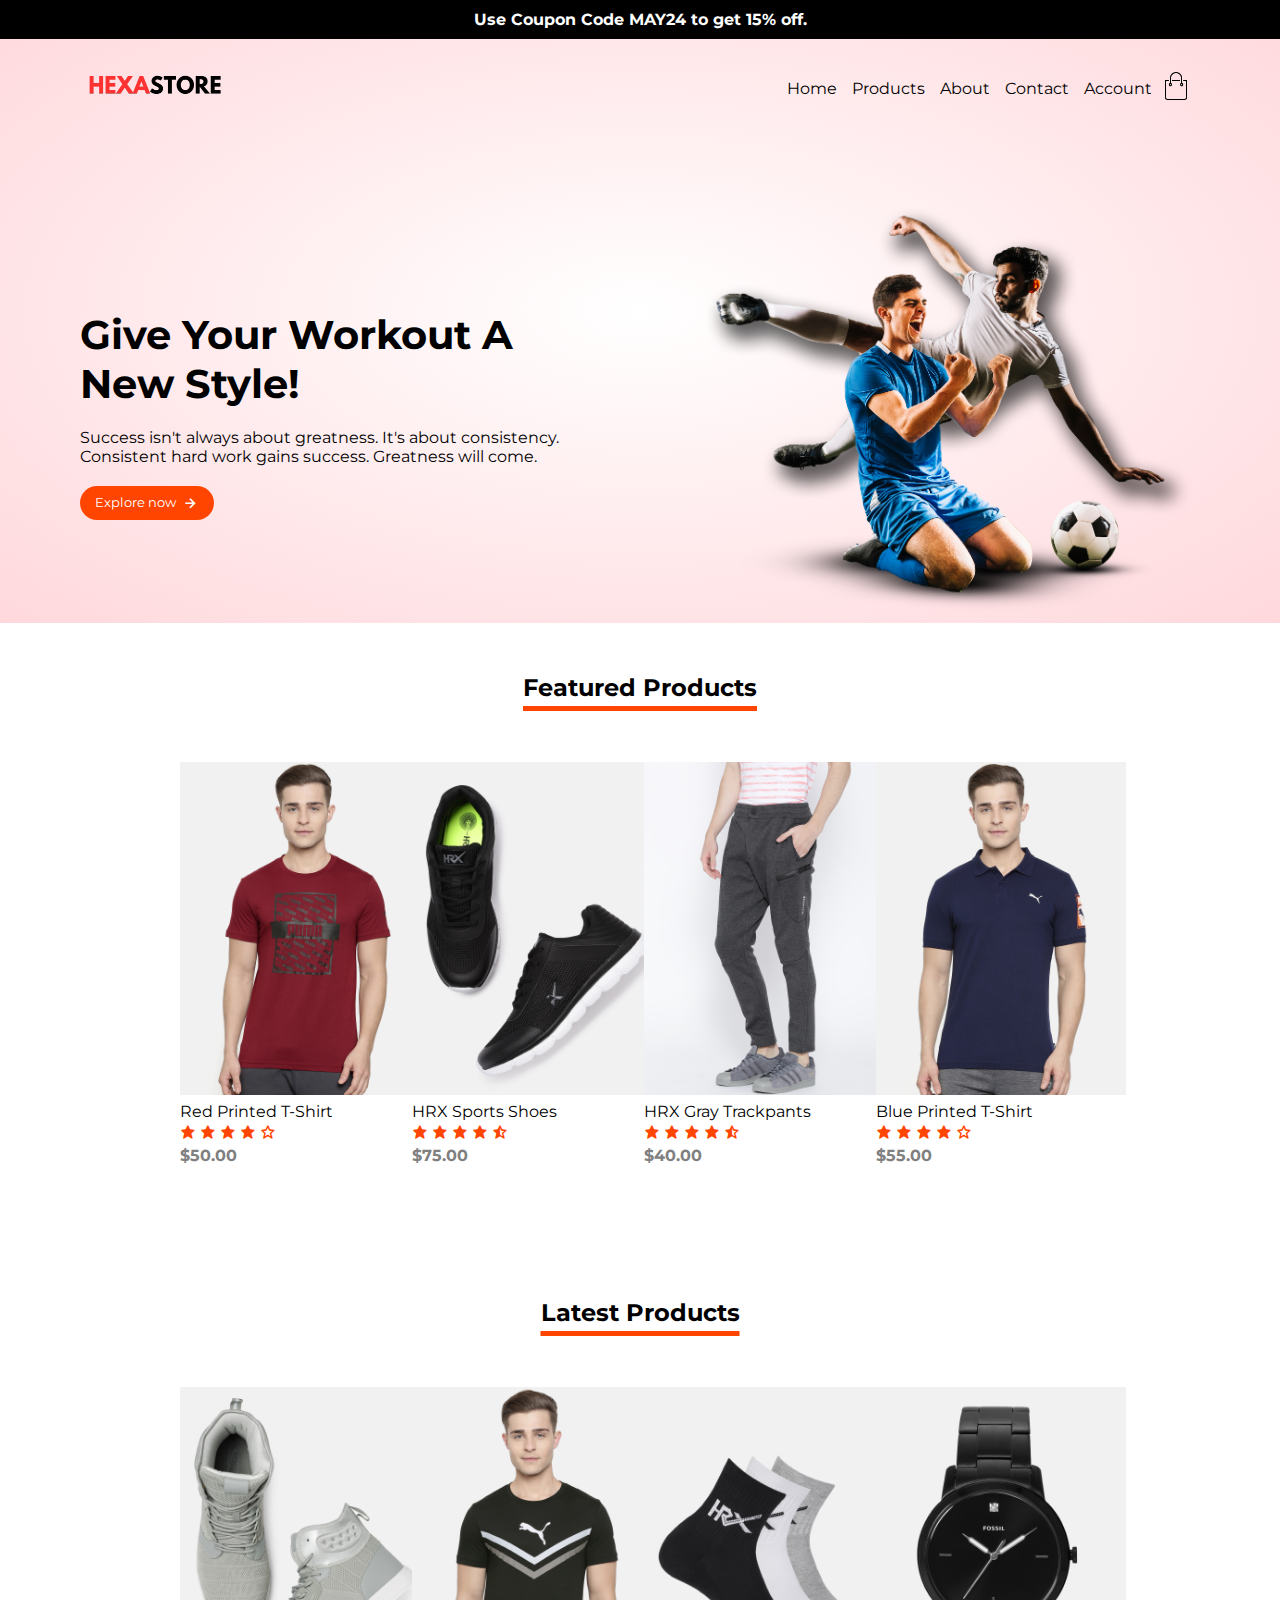
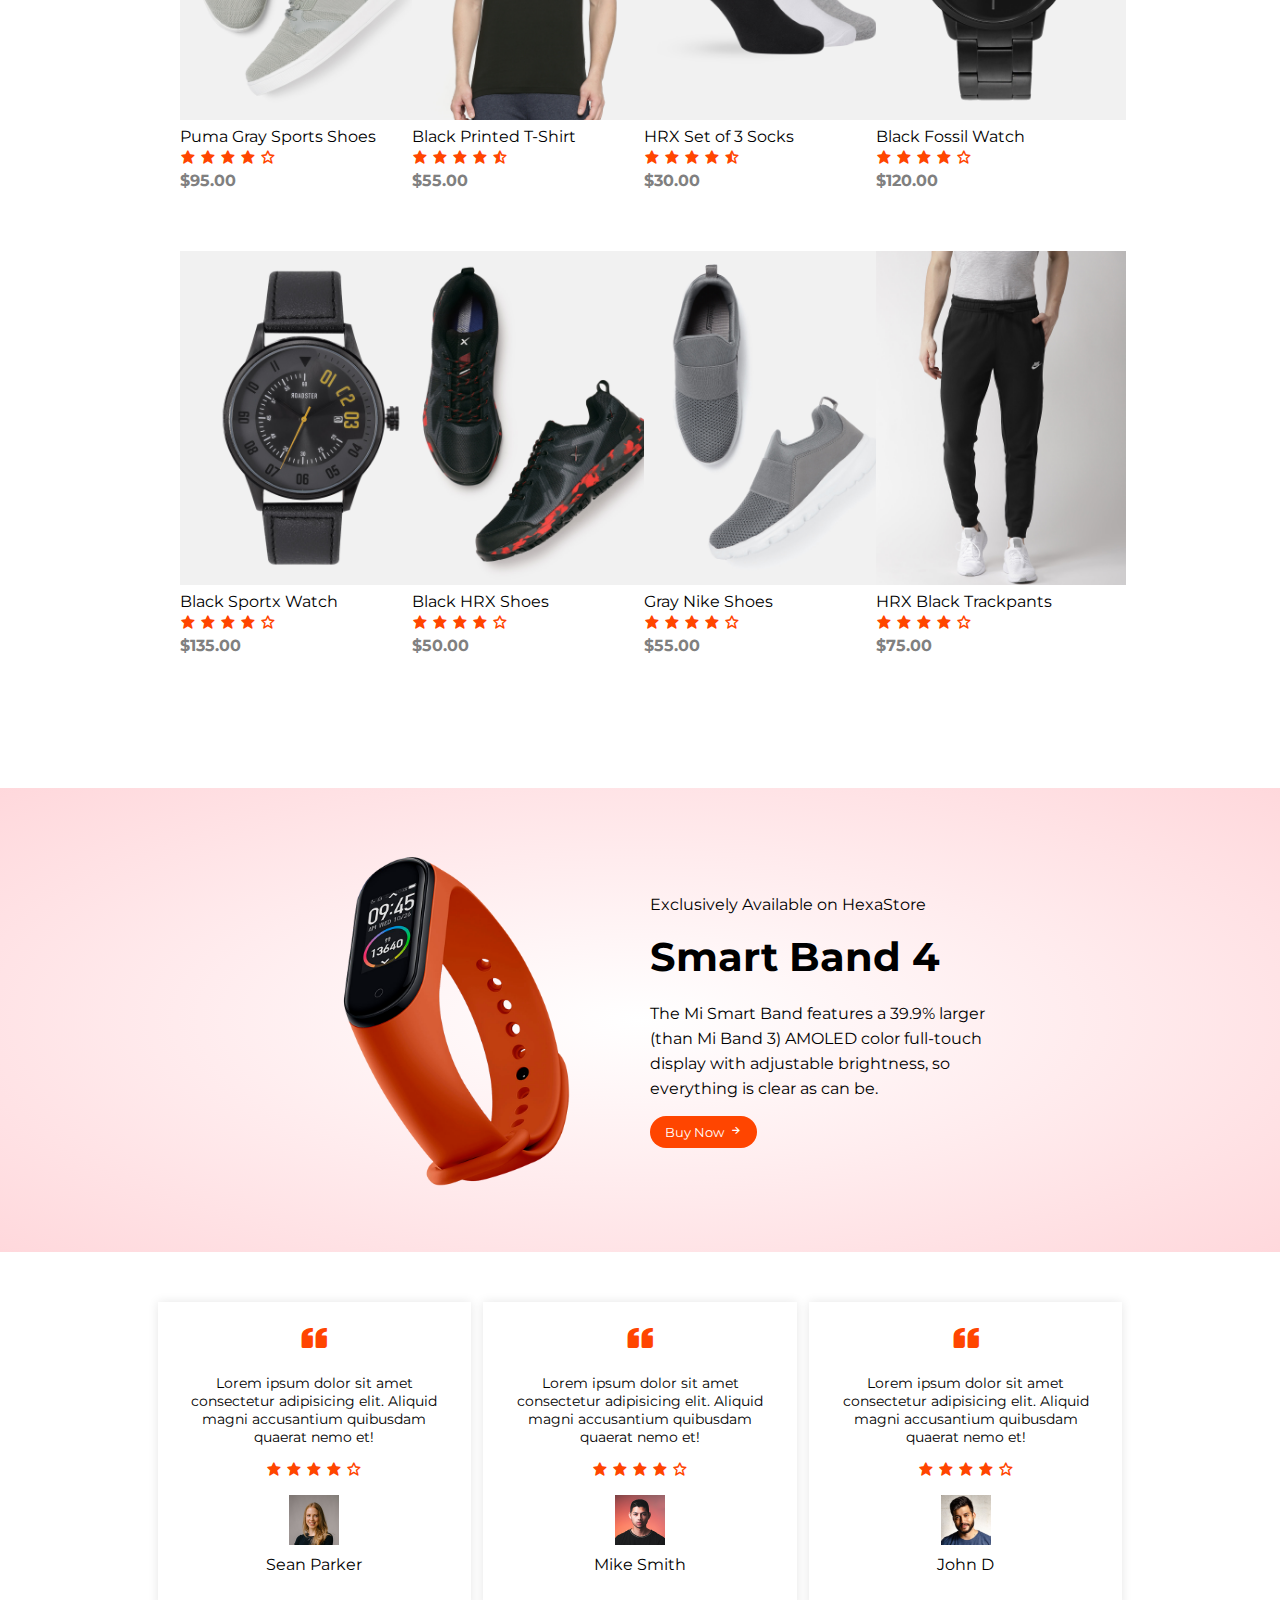
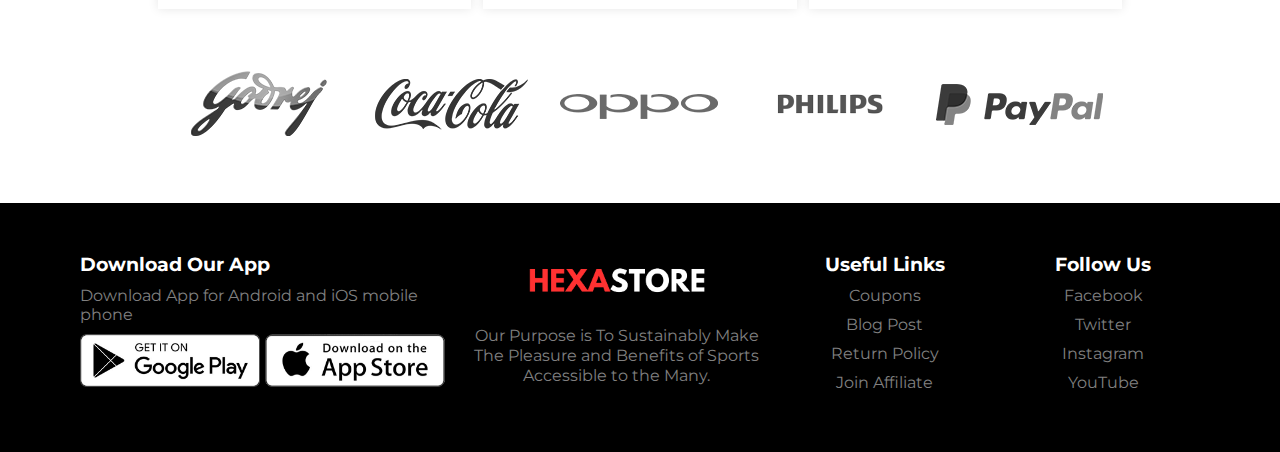
<file: index.html>
<!DOCTYPE html>
<html lang="en">
<head>
    <meta charset="UTF-8">
    <meta name="viewport" content="width=device-width, initial-scale=1.0">
    <link rel="stylesheet" href="style.css">
    <link href='https://unpkg.com/boxicons@2.1.4/css/boxicons.min.css' rel='stylesheet'>
    <title>HexaStore | eCommerce Website</title>
</head>
<body>
    <header>
        <div class="coupon">
            <p>Use Coupon Code MAY24 to get 15% off.</p>
        </div>
        <div class="navbar">
            <div class="nav-left">
                <a href="index.html"><img src="logo.png" class="logo"></a>
            </div>
            <div class="nav-right">
                <ul>
                    <li><a href="index.html">Home</a></li>
                    <li><a href="products.html">Products</a></li>
                    <li><a href="#">About</a></li>
                    <li><a href="#">Contact</a></li>
                    <li><a href="#">Account</a></li>
                </ul>
                <div class="icons">
                    <a href="cart.html"><img src="cart.png"></a>
                    <a href="cart.html"><img src="menu.png" class="menu-icon" onclick="menuToggle()"></a>
                </div>
            </div>
        </div>

        <div class="hero">
            <div class="hero-left col-sm-12">
                <h1>Give Your Workout A New Style!</h1>
                <p>Success isn't always about greatness. It's about consistency. Consistent hard work gains success. Greatness will come.</p>
                <button class="btn-hero">Explore now<i class='bx bx-right-arrow-alt'></i></button>
            </div>
            <div class="hero-right col-sm-12">
                <img src="image1.png" alt="">
            </div>
        </div>

    </header>

        <div class="featured">
            <h2>Featured Products</h2>
            <div class="products-container">
                <div class="item">
                    <a href="item1.html"><img src="product-1.jpg"></a>
                    <p class="item-title">Red Printed T-Shirt</p>
                    <div class="ratings">
                        <i class='bx bxs-star' ></i>
                        <i class='bx bxs-star' ></i>
                        <i class='bx bxs-star' ></i>
                        <i class='bx bxs-star' ></i>
                        <i class='bx bx-star'></i>
                    </div>
                    <p class="price">$50.00</p>
                </div>
                <div class="item">
                    <a href="item2.html"><img src="product-2.jpg"></a>
                    <p class="item-title">HRX Sports Shoes</p>
                    <div class="ratings">
                        <i class='bx bxs-star' ></i>
                        <i class='bx bxs-star' ></i>
                        <i class='bx bxs-star' ></i>
                        <i class='bx bxs-star' ></i>
                        <i class='bx bxs-star-half' ></i>
                    </div>
                    <p class="price">$75.00</p>  
                </div>
                <div class="item">
                    <a href="item3.html"><img src="product-3.jpg"></a>
                    <p class="item-title">HRX Gray Trackpants</p>
                    <div class="ratings">
                        <i class='bx bxs-star' ></i>
                        <i class='bx bxs-star' ></i>
                        <i class='bx bxs-star' ></i>
                        <i class='bx bxs-star' ></i>
                        <i class='bx bxs-star-half' ></i>
                    </div>
                    <p class="price">$40.00</p>
                </div>
                <div class="item">
                    <a href="item4.html"><img src="product-4.jpg"></a>
                    <p class="item-title">Blue Printed T-Shirt</p>
                    <div class="ratings">
                        <i class='bx bxs-star'></i>
                        <i class='bx bxs-star'></i>
                        <i class='bx bxs-star'></i>
                        <i class='bx bxs-star'></i>
                        <i class='bx bx-star'></i>
                    </div>
                    <p class="price">$55.00</p>
                </div>
            </div>
        </div>

        <div class="latest-products">
            <h2>Latest Products</h2>
            <div class="products-container all-latest">
                <div class="item">
                    <a href="item5.html"><img src="product-5.jpg"></a>
                    <p class="item-title">Puma Gray Sports Shoes</p>
                    <div class="ratings">
                        <i class='bx bxs-star' ></i>
                        <i class='bx bxs-star' ></i>
                        <i class='bx bxs-star' ></i>
                        <i class='bx bxs-star' ></i>
                        <i class='bx bx-star'></i>
                    </div>
                    <p class="price">$95.00</p>
                </div>
                <div class="item">
                    <a href="item6.html"><img src="product-6.jpg"></a>
                    <p class="item-title">Black Printed T-Shirt</p>
                    <div class="ratings">
                        <i class='bx bxs-star' ></i>
                        <i class='bx bxs-star' ></i>
                        <i class='bx bxs-star' ></i>
                        <i class='bx bxs-star' ></i>
                        <i class='bx bxs-star-half' ></i>
                    </div>
                    <p class="price">$55.00</p>  
                </div>
                <div class="item">
                    <a href="item7.html"><img src="product-7.jpg"></a>
                    <p class="item-title">HRX Set of 3 Socks</p>
                    <div class="ratings">
                        <i class='bx bxs-star' ></i>
                        <i class='bx bxs-star' ></i>
                        <i class='bx bxs-star' ></i>
                        <i class='bx bxs-star' ></i>
                        <i class='bx bxs-star-half' ></i>
                    </div>
                    <p class="price">$30.00</p>
                </div>
                <div class="item">
                    <a href="item8.html"><img src="product-8.jpg"></a>
                    <p class="item-title">Black Fossil Watch</p>
                    <div class="ratings">
                        <i class='bx bxs-star'></i>
                        <i class='bx bxs-star'></i>
                        <i class='bx bxs-star'></i>
                        <i class='bx bxs-star'></i>
                        <i class='bx bx-star'></i>
                    </div>
                    <p class="price">$120.00</p>
                </div>
                <div class="item">
                    <a href="item9.html"><img src="product-9.jpg"></a>
                    <p class="item-title">Black Sportx Watch</p>
                    <div class="ratings">
                        <i class='bx bxs-star'></i>
                        <i class='bx bxs-star'></i>
                        <i class='bx bxs-star'></i>
                        <i class='bx bxs-star'></i>
                        <i class='bx bx-star'></i>
                    </div>
                    <p class="price">$135.00</p>
                </div>
                <div class="item">
                    <a href="item10.html"><img src="product-10.jpg"></a>
                    <p class="item-title">Black HRX Shoes</p>
                    <div class="ratings">
                        <i class='bx bxs-star'></i>
                        <i class='bx bxs-star'></i>
                        <i class='bx bxs-star'></i>
                        <i class='bx bxs-star'></i>
                        <i class='bx bx-star'></i>
                    </div>
                    <p class="price">$50.00</p>
                </div>
                <div class="item">
                    <a href="item11.html"><img src="product-11.jpg"></a>
                    <p class="item-title">Gray Nike Shoes</p>
                    <div class="ratings">
                        <i class='bx bxs-star'></i>
                        <i class='bx bxs-star'></i>
                        <i class='bx bxs-star'></i>
                        <i class='bx bxs-star'></i>
                        <i class='bx bx-star'></i>
                    </div>
                    <p class="price">$55.00</p>
                </div>
                <div class="item">
                    <a href="item12.html"><img src="product-12.jpg"></a>
                    <p class="item-title">HRX Black Trackpants</p>
                    <div class="ratings">
                        <i class='bx bxs-star'></i>
                        <i class='bx bxs-star'></i>
                        <i class='bx bxs-star'></i>
                        <i class='bx bxs-star'></i>
                        <i class='bx bx-star'></i>
                    </div>
                    <p class="price">$75.00</p>
                </div>
            </div>
        </div>

        <div class="offers">
            <div class="offer-image-section">
                <img src="offer.png">
            </div>
            <div class="offer-content-section">
                <p>Exclusively Available on HexaStore</p>
                <h2>Smart Band 4</h2>
                <p>The Mi Smart Band features a 39.9% larger (than Mi Band 3) AMOLED color full-touch display with adjustable brightness, so everything is clear as can be.</p>
                <button class="btn-offer">Buy Now<i class='bx bx-right-arrow-alt'></i></button>
            </div>
        </div>

        <div class="reviews">
            <div class="card">
                <div class="quotes"><i class='bx bxs-quote-left' ></i></div>
                <div class="review"><p>Lorem ipsum dolor sit amet consectetur adipisicing elit. Aliquid magni accusantium quibusdam quaerat nemo et!</p></div>
                <div class="ratings">
                    <i class='bx bxs-star'></i>
                    <i class='bx bxs-star'></i>
                    <i class='bx bxs-star'></i>
                    <i class='bx bxs-star'></i>
                    <i class='bx bx-star'></i>
                </div>
                <div class="user">
                    <img src="user-1.png" alt="">
                    <p class="name">Sean Parker</p>
                </div>
            </div>
            <div class="card">
                <div class="quotes"><i class='bx bxs-quote-left' ></i></div>
                <div class="review"><p>Lorem ipsum dolor sit amet consectetur adipisicing elit. Aliquid magni accusantium quibusdam quaerat nemo et!</p></div>
                <div class="ratings">
                    <i class='bx bxs-star'></i>
                    <i class='bx bxs-star'></i>
                    <i class='bx bxs-star'></i>
                    <i class='bx bxs-star'></i>
                    <i class='bx bx-star'></i>
                </div>
                <div class="user">
                    <img src="user-2.png" alt="">
                    <p class="name">Mike Smith</p>
                </div>
            </div>
            <div class="card">
                <div class="quotes"><i class='bx bxs-quote-left' ></i></div>
                <div class="review"><p>Lorem ipsum dolor sit amet consectetur adipisicing elit. Aliquid magni accusantium quibusdam quaerat nemo et!</p></div>
                <div class="ratings">
                    <i class='bx bxs-star'></i>
                    <i class='bx bxs-star'></i>
                    <i class='bx bxs-star'></i>
                    <i class='bx bxs-star'></i>
                    <i class='bx bx-star'></i>
                </div>
                <div class="user">
                    <img src="user-3.jpeg">
                    <p class="name">John D</p>
                </div>
            </div>
        </div>

        <div class="brands">
            <a href=""><img src="logo-godrej.png" alt=""></a>
            <a href=""><img src="logo-coca-cola.png" alt=""></a>
            <a href=""><img src="logo-oppo.png" alt=""></a>
            <a href=""><img src="logo-philips.png" alt=""></a>
            <a href=""><img src="logo-paypal.png" alt=""></a>
     
        </div>

        <div class="footer">
            <div class="app-section">
                <h3>Download Our App</h3>
                <p>Download App for Android and iOS mobile phone</p>
                <div class="app-logos">
                    <a href="#"><img src="play-store.png"></a>
                    <a href="#"><img src="app-store.png"></a>
                </div>
            </div>
            <div class="footer-hero">
                <a href="#"><img src="logo-white.png" class="logo"></a>
                <p>Our Purpose is To Sustainably Make The Pleasure and Benefits of Sports Accessible to the Many.</p>
            </div>
            <div class="links">
                <h3>Useful Links</h3>
                <a href="#">Coupons</a>
                <a href="#">Blog Post</a>
                <a href="#">Return Policy</a>
                <a href="#">Join Affiliate</a>
            </div>
            <div class="social">
                <h3>Follow Us</h3>
                <a href="#">Facebook</a>
                <a href="#">Twitter</a>
                <a href="#">Instagram</a>
                <a href="#">YouTube</a>
            </div>
        </div>
        
   <script></script>
</body>
</html>
</file>
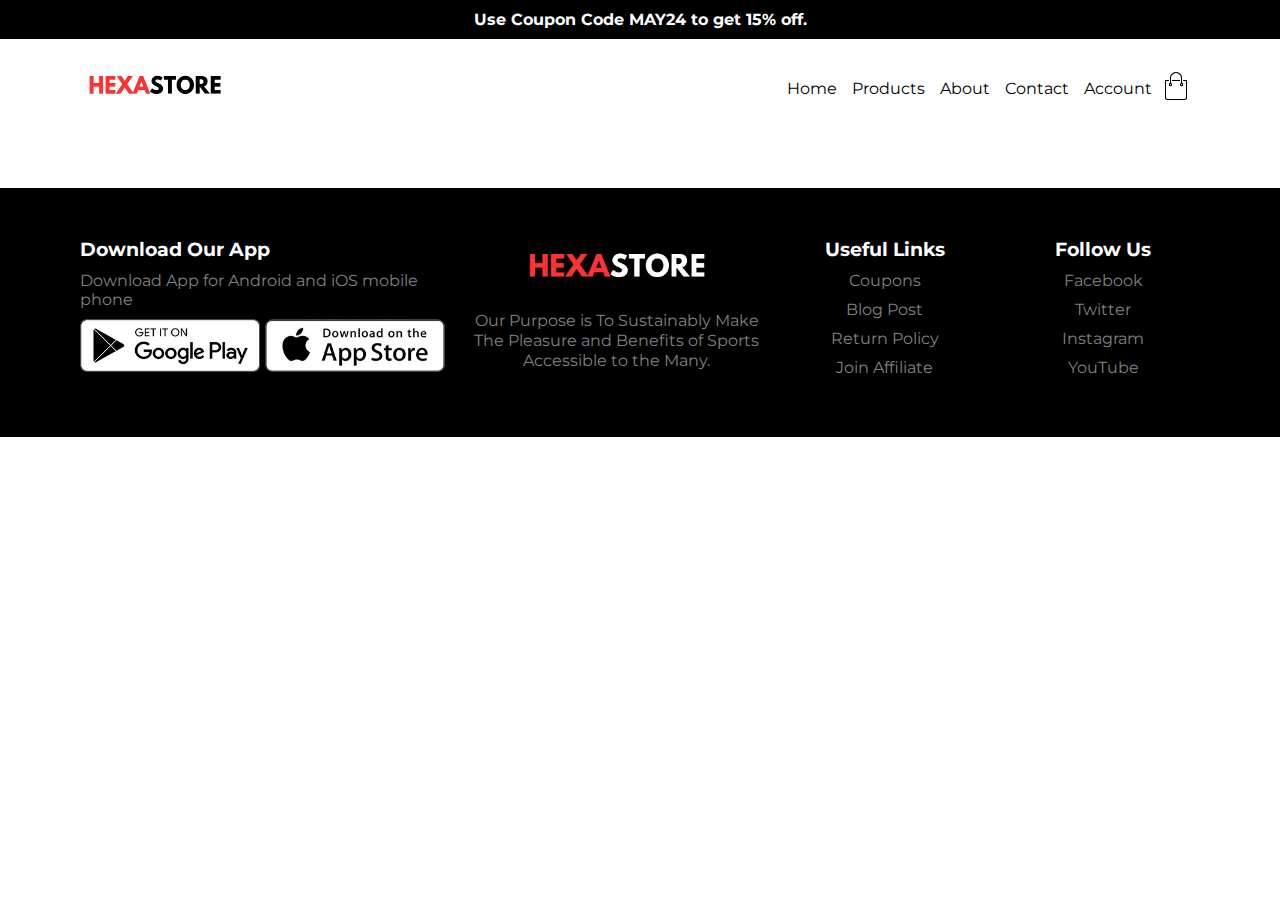
<file: cart.html>
<!DOCTYPE html>
<html lang="en">
<head>
    <meta charset="UTF-8">
    <meta name="viewport" content="width=device-width, initial-scale=1.0">
    <link rel="stylesheet" href="style.css">
    <title>Shopping Cart</title>
</head>
<body>
    <div class="coupon">
        <p>Use Coupon Code MAY24 to get 15% off.</p>
    </div>
    <div class="navbar">
        <div class="nav-left">
            <a href="index.html"><img src="logo.png" class="logo"></a>
        </div>
        <div class="nav-right">
            <ul>
                <li><a href="index.html">Home</a></li>
                <li><a href="products.html">Products</a></li>
                <li><a href="#">About</a></li>
                <li><a href="#">Contact</a></li>
                <li><a href="#">Account</a></li>
            </ul>
            <div class="icons">
                <a href="cart.html"><img src="cart.png"></a>
                <a href="cart.html"><img src="menu.png" class="menu-icon" onclick="menuToggle()"></a>
            </div>
        </div>
    </div>

    <div class="cart-container">
        <div class="cart-heading"></div>
        <div class="cart-item">
            <div class="item-info"></div>
            <div class="item-quantity"></div>
            <div class="item-subtotal"></div>
        </div>
    </div>


    <div class="footer">
        <div class="app-section">
            <h3>Download Our App</h3>
            <p>Download App for Android and iOS mobile phone</p>
            <div class="app-logos">
                <a href="#"><img src="play-store.png"></a>
                <a href="#"><img src="app-store.png"></a>
            </div>
        </div>
        <div class="footer-hero">
            <a href="#"><img src="logo-white.png" class="logo"></a>
            <p>Our Purpose is To Sustainably Make The Pleasure and Benefits of Sports Accessible to the Many.</p>
        </div>
        <div class="links">
            <h3>Useful Links</h3>
            <a href="#">Coupons</a>
            <a href="#">Blog Post</a>
            <a href="#">Return Policy</a>
            <a href="#">Join Affiliate</a>
        </div>
        <div class="social">
            <h3>Follow Us</h3>
            <a href="#">Facebook</a>
            <a href="#">Twitter</a>
            <a href="#">Instagram</a>
            <a href="#">YouTube</a>
        </div>
    </div>
   
</body>
</html>
</file>
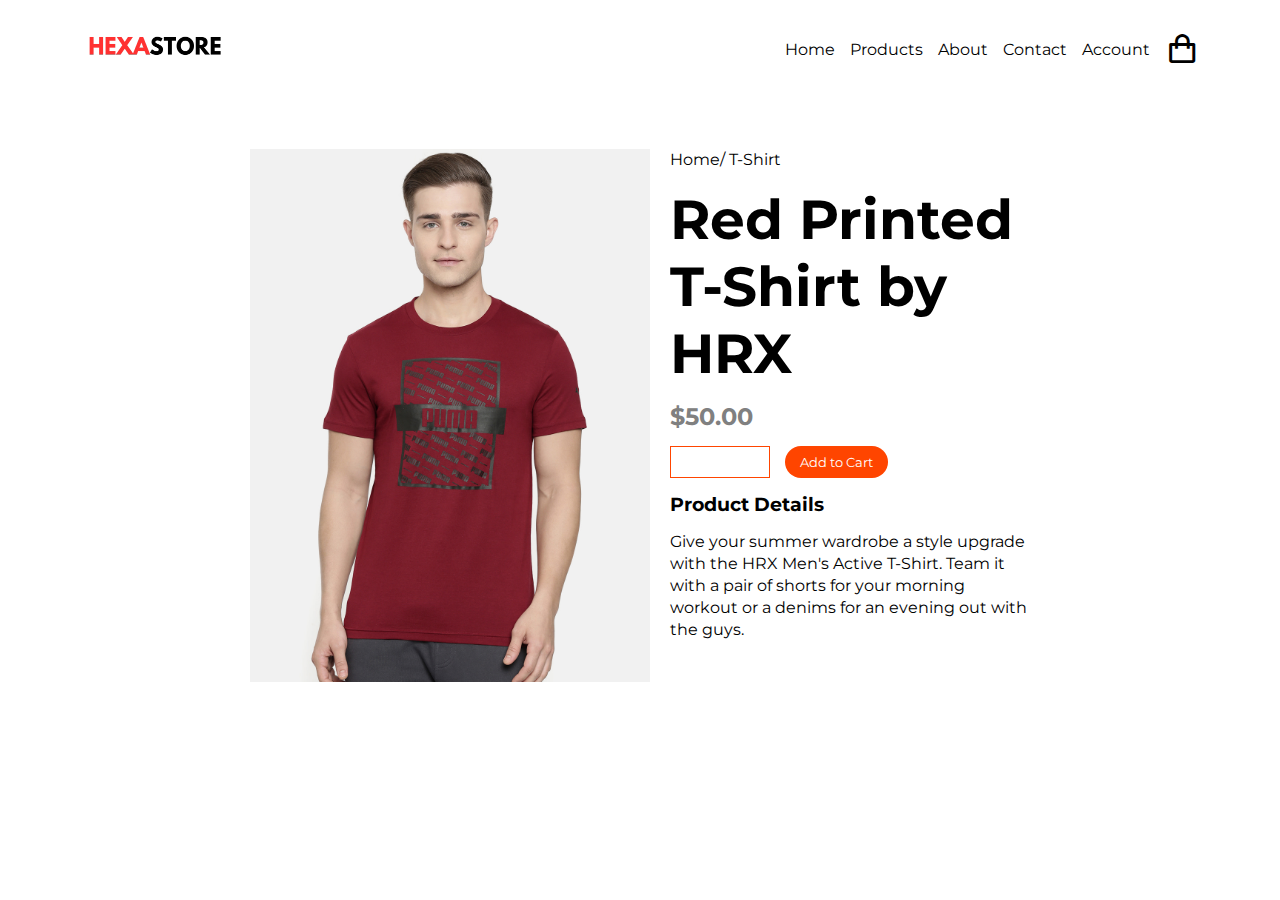
<file: item1.html>
<!DOCTYPE html>
<html lang="en">
<head>
    <meta charset="UTF-8">
    <meta name="viewport" content="width=device-width, initial-scale=1.0">
    <link rel="stylesheet" href="style.css">
    <link href='https://unpkg.com/boxicons@2.1.4/css/boxicons.min.css' rel='stylesheet'>
    <title>All Products - HexaStore</title>
</head>
<body>
    <div class="navbar">
        <div class="nav-left">
            <a href="#"><img src="logo.png" class="logo"></a>
        </div>
        <div class="nav-right">
            <ul>
                <li><a href="index.html">Home</a></li>
                <li><a href="products.html">Products</a></li>
                <li><a href="#">About</a></li>
                <li><a href="#">Contact</a></li>
                <li><a href="#">Account</a></li>
                <li><a href="cart.html"><i class='bx bx-shopping-bag'></i></a></li>
            </ul>
        </div>
    </div>
    <div class="product-container">
        <div class="img-section">
            <img src="product-1.jpg" width="400px">
        </div>
        <div class="product-contents">
            <p class="path">Home/ T-Shirt</p>
            <h1 class="product-title">Red Printed T-Shirt by HRX</h1>
            <h2 class="price">$50.00</h2>
            <form action="">
                <input type="number" id="quantity" min="1" max="10" class="quantity">
                <input type="submit" value="Add to Cart" class="btn-cart">
            </form>
            <h3>Product Details</h3>
            <p>Give your summer wardrobe a style upgrade with the HRX Men's Active T-Shirt. Team it with a pair of shorts for your morning workout or a denims for an evening out with the guys.</p>
        </div>
    </div>
</body>
</html>
</file>
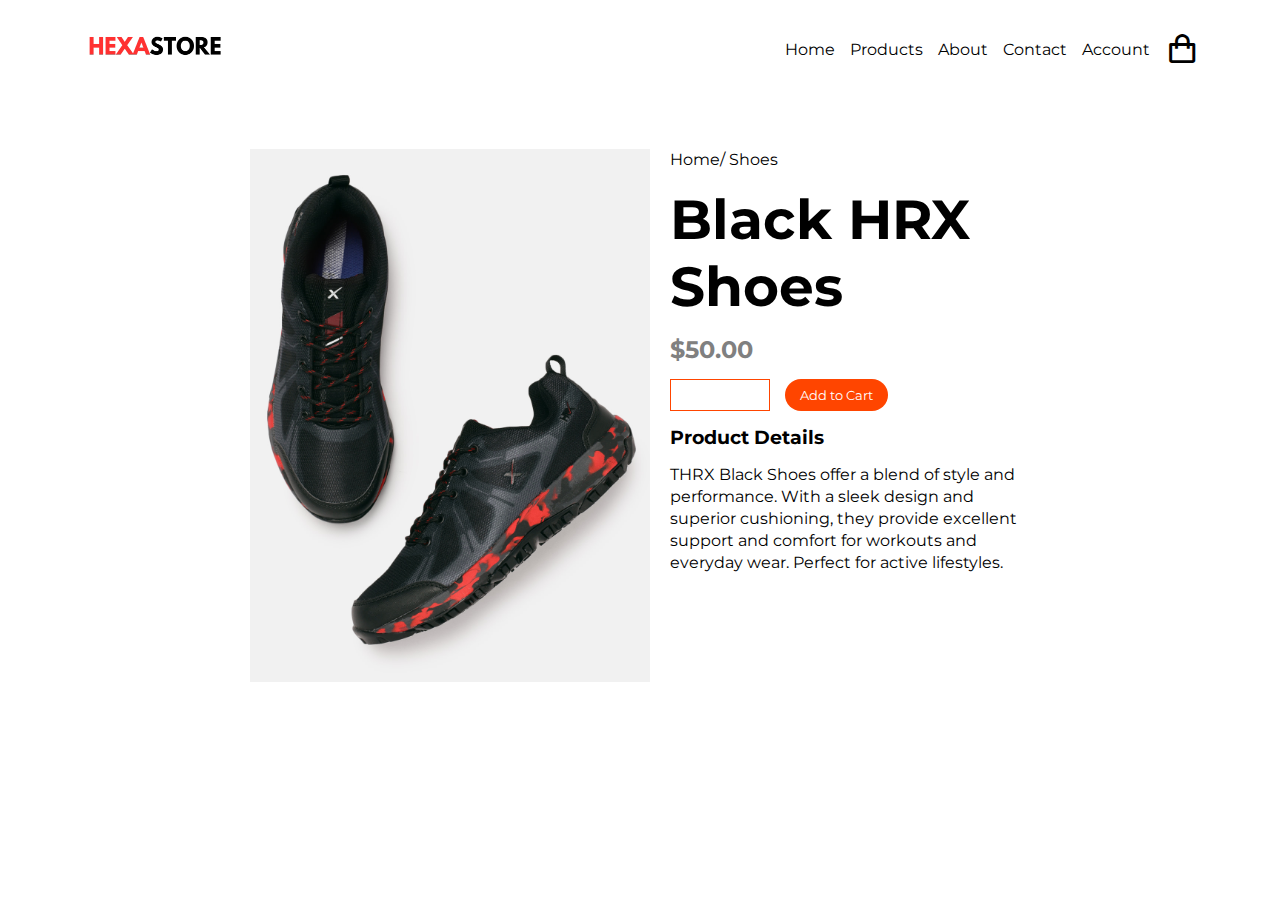
<file: item10.html>
<!DOCTYPE html>
<html lang="en">
<head>
    <meta charset="UTF-8">
    <meta name="viewport" content="width=device-width, initial-scale=1.0">
    <link rel="stylesheet" href="style.css">
    <link href='https://unpkg.com/boxicons@2.1.4/css/boxicons.min.css' rel='stylesheet'>
    <title>All Products - HexaStore</title>
</head>
<body>
    <div class="navbar">
        <div class="nav-left">
            <a href="#"><img src="logo.png" class="logo"></a>
        </div>
        <div class="nav-right">
            <ul>
                <li><a href="index.html">Home</a></li>
                <li><a href="products.html">Products</a></li>
                <li><a href="#">About</a></li>
                <li><a href="#">Contact</a></li>
                <li><a href="#">Account</a></li>
                <li><a href="cart.html"><i class='bx bx-shopping-bag'></i></a></li>
            </ul>
        </div>
    </div>
    <div class="product-container">
        <div class="img-section">
            <img src="product-10.jpg" width="400px">
        </div>
        <div class="product-contents">
            <p class="path">Home/ Shoes</p>
            <h1 class="product-title">Black HRX Shoes</h1>
            <h2 class="price">$50.00</h2>
            <form action="">
                <input type="number" id="quantity" min="1" max="10" class="quantity">
                <input type="submit" value="Add to Cart" class="btn-cart">
            </form>
            <h3>Product Details</h3>
            <p>THRX Black Shoes offer a blend of style and performance. With a sleek design and superior cushioning, they provide excellent support and comfort for workouts and everyday wear. Perfect for active lifestyles.</p>
        </div>
    </div>
</body>
</html>
</file>
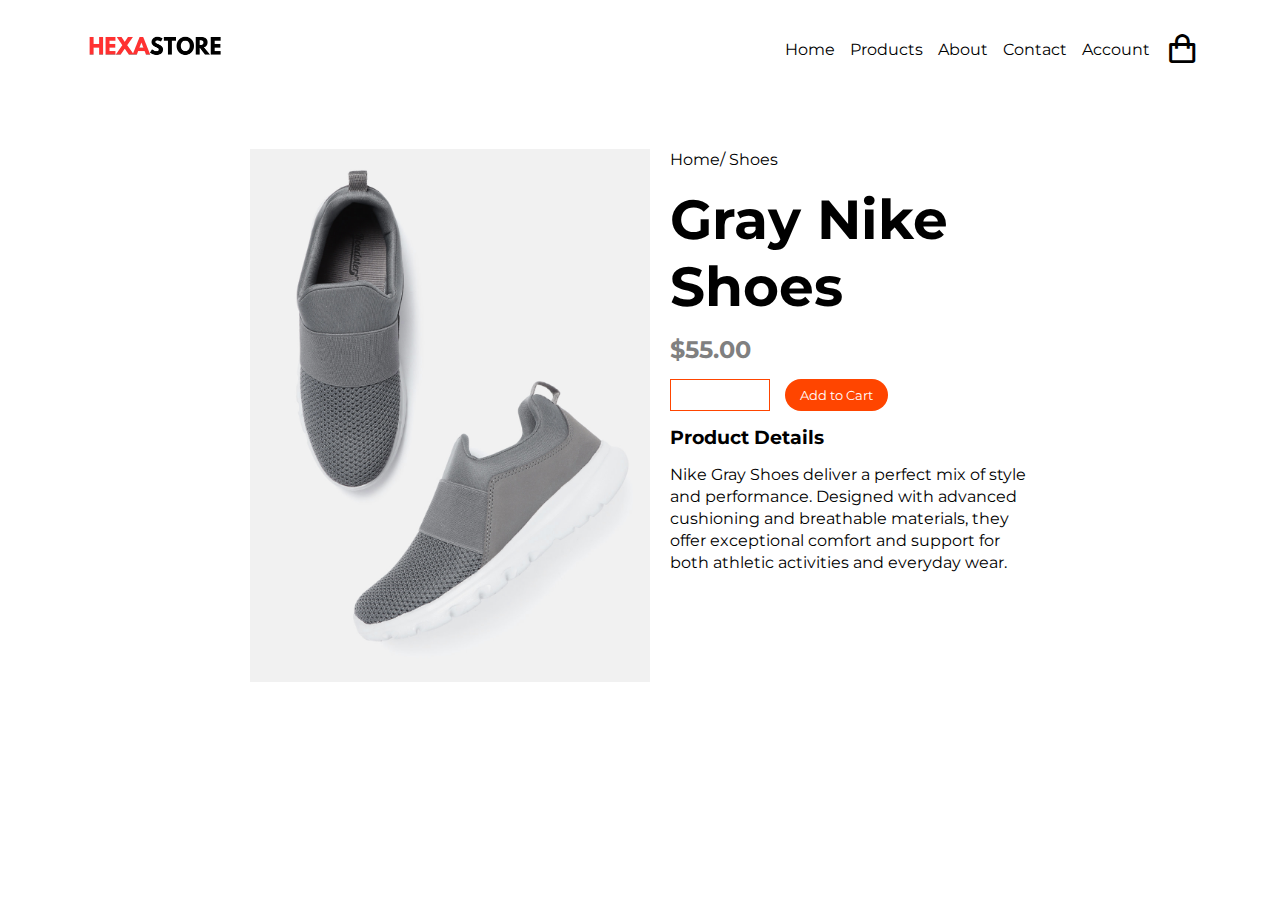
<file: item11.html>
<!DOCTYPE html>
<html lang="en">
<head>
    <meta charset="UTF-8">
    <meta name="viewport" content="width=device-width, initial-scale=1.0">
    <link rel="stylesheet" href="style.css">
    <link href='https://unpkg.com/boxicons@2.1.4/css/boxicons.min.css' rel='stylesheet'>
    <title>All Products - HexaStore</title>
</head>
<body>
    <div class="navbar">
        <div class="nav-left">
            <a href="#"><img src="logo.png" class="logo"></a>
        </div>
        <div class="nav-right">
            <ul>
                <li><a href="index.html">Home</a></li>
                <li><a href="products.html">Products</a></li>
                <li><a href="#">About</a></li>
                <li><a href="#">Contact</a></li>
                <li><a href="#">Account</a></li>
                <li><a href="cart.html"><i class='bx bx-shopping-bag'></i></a></li>
            </ul>
        </div>
    </div>
    <div class="product-container">
        <div class="img-section">
            <img src="product-11.jpg" width="400px">
        </div>
        <div class="product-contents">
            <p class="path">Home/ Shoes</p>
            <h1 class="product-title">Gray Nike Shoes</h1>
            <h2 class="price">$55.00</h2>
            <form action="">
                <input type="number" id="quantity" min="1" max="10" class="quantity">
                <input type="submit" value="Add to Cart" class="btn-cart">
            </form>
            <h3>Product Details</h3>
            <p>Nike Gray Shoes deliver a perfect mix of style and performance. Designed with advanced cushioning and breathable materials, they offer exceptional comfort and support for both athletic activities and everyday wear.</p>
        </div>
    </div>
</body>
</html>
</file>
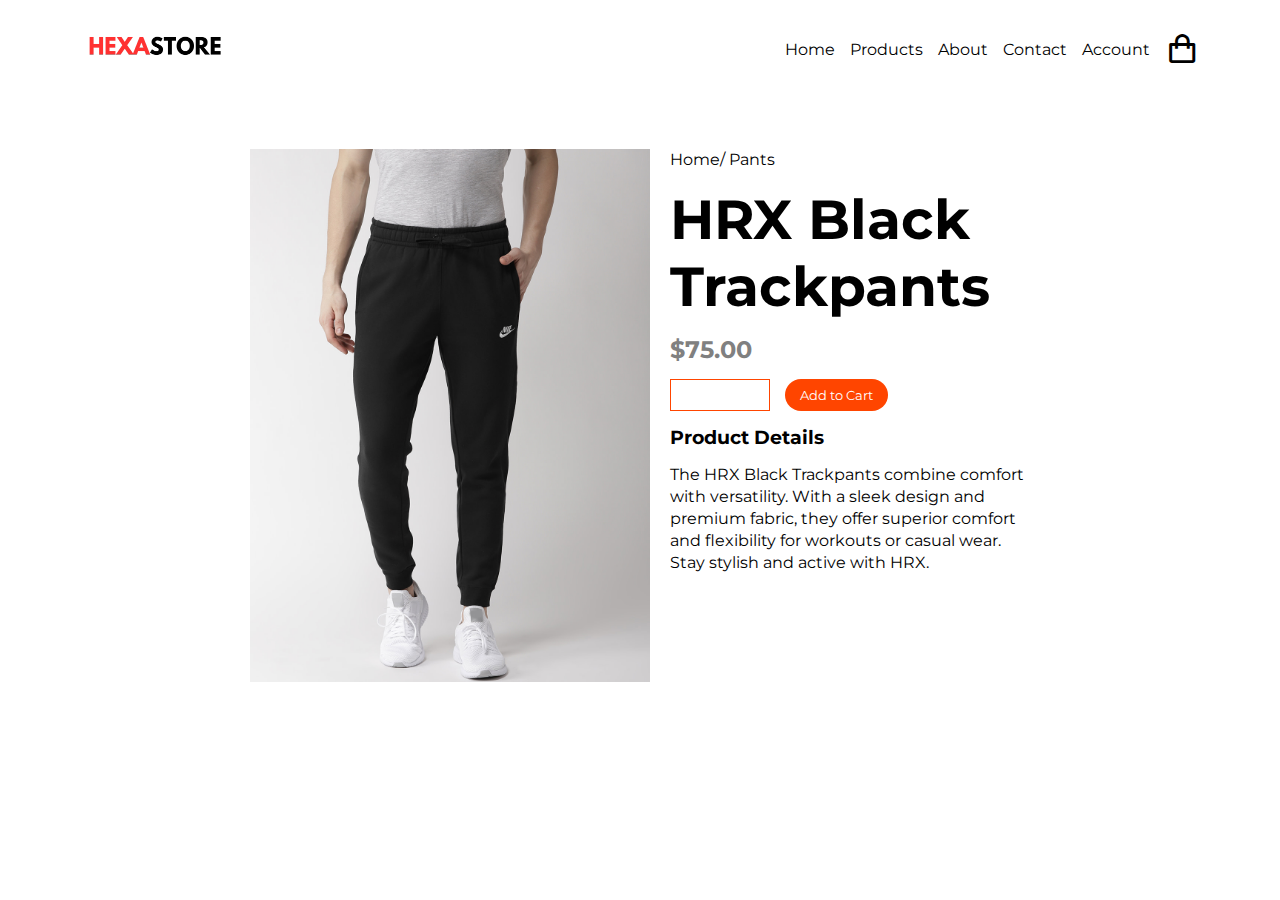
<file: item12.html>
<!DOCTYPE html>
<html lang="en">
<head>
    <meta charset="UTF-8">
    <meta name="viewport" content="width=device-width, initial-scale=1.0">
    <link rel="stylesheet" href="style.css">
    <link href='https://unpkg.com/boxicons@2.1.4/css/boxicons.min.css' rel='stylesheet'>
    <title>All Products - HexaStore</title>
</head>
<body>
    <div class="navbar">
        <div class="nav-left">
            <a href="#"><img src="logo.png" class="logo"></a>
        </div>
        <div class="nav-right">
            <ul>
                <li><a href="index.html">Home</a></li>
                <li><a href="products.html">Products</a></li>
                <li><a href="#">About</a></li>
                <li><a href="#">Contact</a></li>
                <li><a href="#">Account</a></li>
                <li><a href="cart.html"><i class='bx bx-shopping-bag'></i></a></li>
            </ul>
        </div>
    </div>
    <div class="product-container">
        <div class="img-section">
            <img src="product-12.jpg" width="400px">
        </div>
        <div class="product-contents">
            <p class="path">Home/ Pants</p>
            <h1 class="product-title">HRX Black Trackpants</h1>
            <h2 class="price">$75.00</h2>
            <form action="">
                <input type="number" id="quantity" min="1" max="10" class="quantity">
                <input type="submit" value="Add to Cart" class="btn-cart">
            </form>
            <h3>Product Details</h3>
            <p>The HRX Black Trackpants combine comfort with versatility. With a sleek design and premium fabric, they offer superior comfort and flexibility for workouts or casual wear. Stay stylish and active with HRX.</p>
        </div>
    </div>
</body>
</html>
</file>
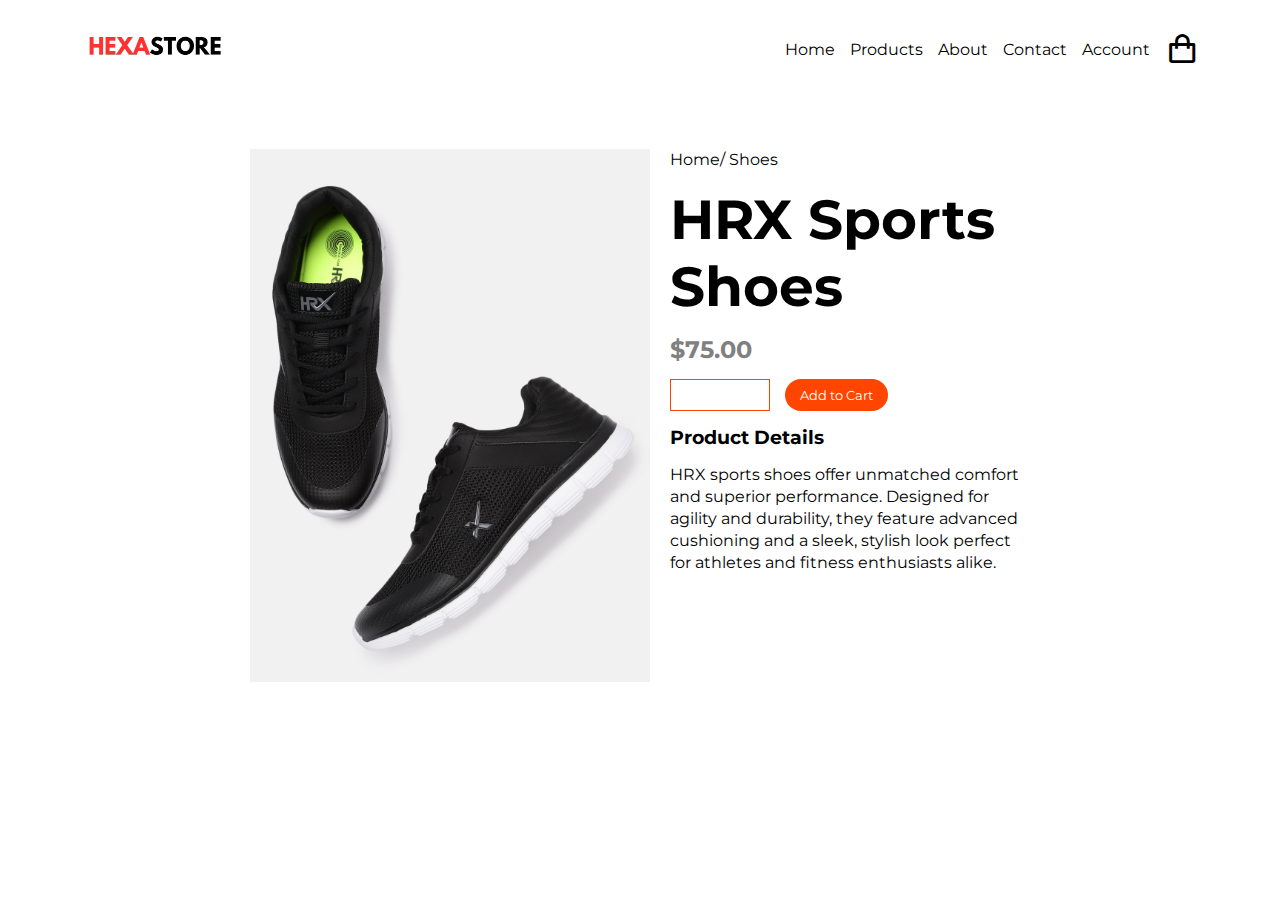
<file: item2.html>
<!DOCTYPE html>
<html lang="en">
<head>
    <meta charset="UTF-8">
    <meta name="viewport" content="width=device-width, initial-scale=1.0">
    <link rel="stylesheet" href="style.css">
    <link href='https://unpkg.com/boxicons@2.1.4/css/boxicons.min.css' rel='stylesheet'>
    <title>All Products - HexaStore</title>
</head>
<body>
    <div class="navbar">
        <div class="nav-left">
            <a href="#"><img src="logo.png" class="logo"></a>
        </div>
        <div class="nav-right">
            <ul>
                <li><a href="index.html">Home</a></li>
                <li><a href="products.html">Products</a></li>
                <li><a href="#">About</a></li>
                <li><a href="#">Contact</a></li>
                <li><a href="#">Account</a></li>
                <li><a href="cart.html"><i class='bx bx-shopping-bag'></i></a></li>
            </ul>
        </div>
    </div>
    <div class="product-container">
        <div class="img-section">
            <img src="product-2.jpg" width="400px">
        </div>
        <div class="product-contents">
            <p class="path">Home/ Shoes</p>
            <h1 class="product-title">HRX Sports Shoes</h1>
            <h2 class="price">$75.00</h2>
            <form action="">
                <input type="number" id="quantity" min="1" max="10" class="quantity">
                <input type="submit" value="Add to Cart" class="btn-cart">
            </form>
            <h3>Product Details</h3>
            <p>
                HRX sports shoes offer unmatched comfort and superior performance. Designed for agility and durability, they feature advanced cushioning and a sleek, stylish look perfect for athletes and fitness enthusiasts alike.</p>
        </div>
    </div>
</body>
</html>
</file>
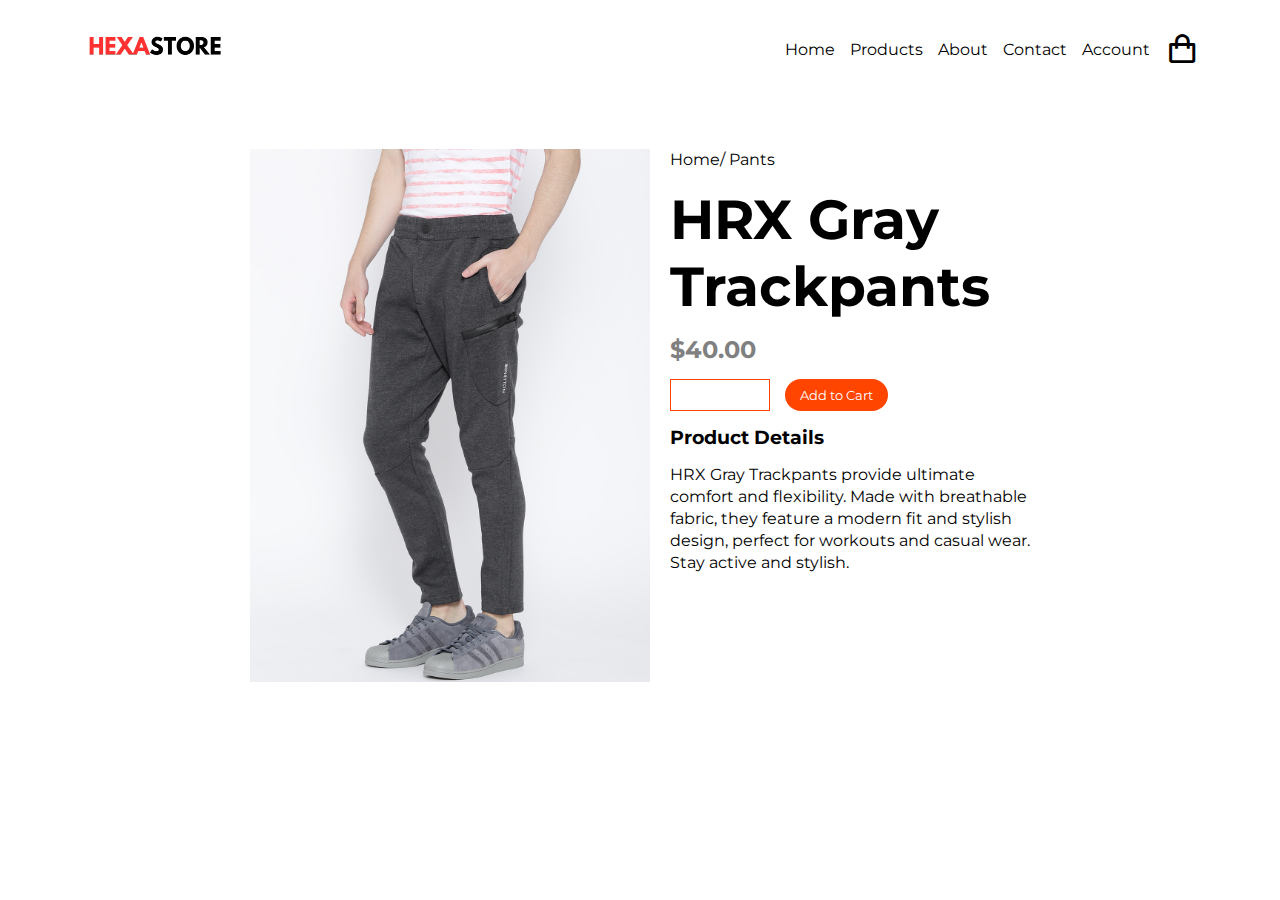
<file: item3.html>
<!DOCTYPE html>
<html lang="en">
<head>
    <meta charset="UTF-8">
    <meta name="viewport" content="width=device-width, initial-scale=1.0">
    <link rel="stylesheet" href="style.css">
    <link href='https://unpkg.com/boxicons@2.1.4/css/boxicons.min.css' rel='stylesheet'>
    <title>All Products - HexaStore</title>
</head>
<body>
    <div class="navbar">
        <div class="nav-left">
            <a href="#"><img src="logo.png" class="logo"></a>
        </div>
        <div class="nav-right">
            <ul>
                <li><a href="index.html">Home</a></li>
                <li><a href="products.html">Products</a></li>
                <li><a href="#">About</a></li>
                <li><a href="#">Contact</a></li>
                <li><a href="#">Account</a></li>
                <li><a href="cart.html"><i class='bx bx-shopping-bag'></i></a></li>
            </ul>
        </div>
    </div>
    <div class="product-container">
        <div class="img-section">
            <img src="product-3.jpg" width="400px">
        </div>
        <div class="product-contents">
            <p class="path">Home/ Pants</p>
            <h1 class="product-title">HRX Gray Trackpants</h1>
            <h2 class="price">$40.00</h2>
            <form action="">
                <input type="number" id="quantity" min="1" max="10" class="quantity">
                <input type="submit" value="Add to Cart" class="btn-cart">
            </form>
            <h3>Product Details</h3>
            <p>HRX Gray Trackpants provide ultimate comfort and flexibility. Made with breathable fabric, they feature a modern fit and stylish design, perfect for workouts and casual wear. Stay active and stylish.</p>
        </div>
    </div>
</body>
</html>
</file>
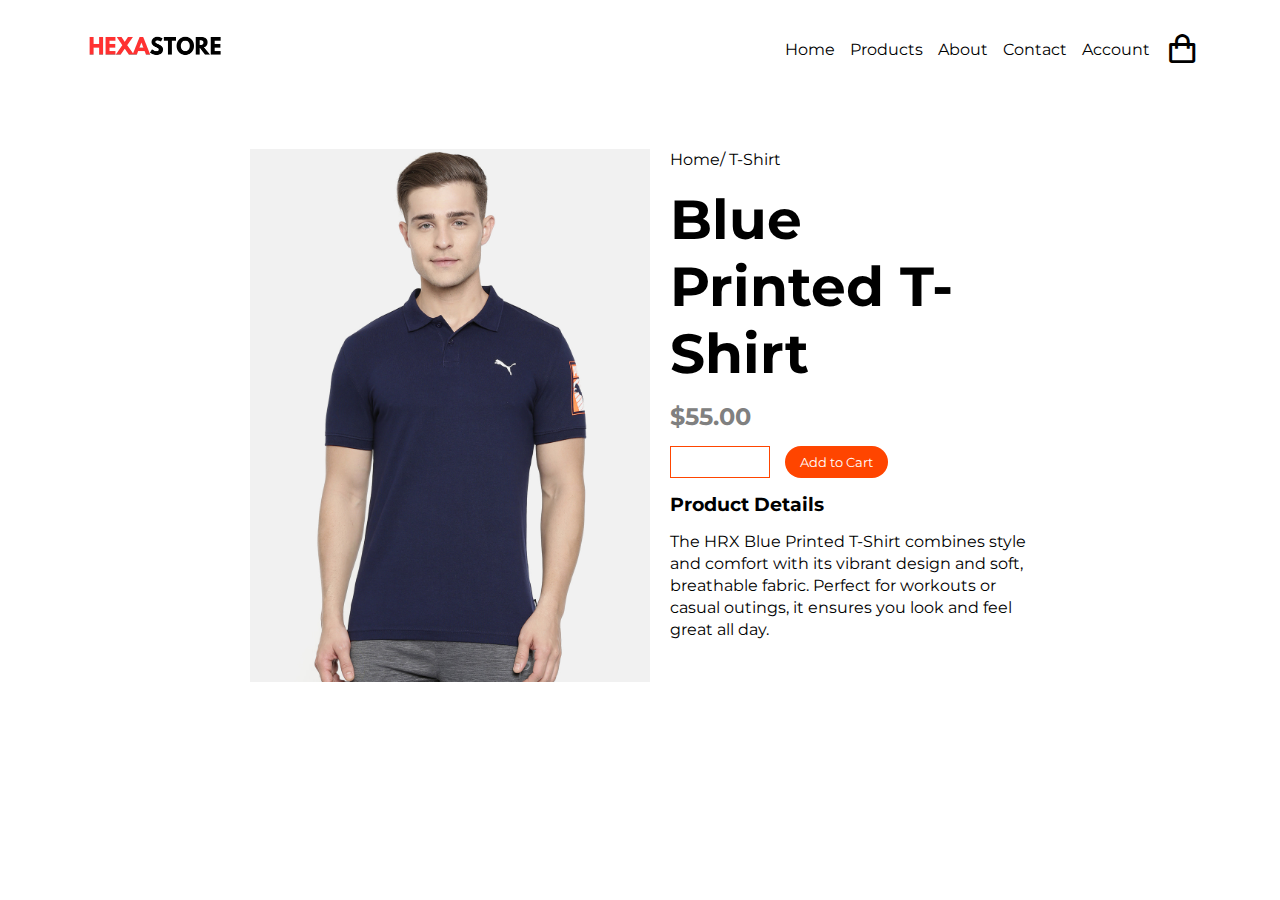
<file: item4.html>
<!DOCTYPE html>
<html lang="en">
<head>
    <meta charset="UTF-8">
    <meta name="viewport" content="width=device-width, initial-scale=1.0">
    <link rel="stylesheet" href="style.css">
    <link href='https://unpkg.com/boxicons@2.1.4/css/boxicons.min.css' rel='stylesheet'>
    <title>All Products - HexaStore</title>
</head>
<body>
    <div class="navbar">
        <div class="nav-left">
            <a href="#"><img src="logo.png" class="logo"></a>
        </div>
        <div class="nav-right">
            <ul>
                <li><a href="index.html">Home</a></li>
                <li><a href="products.html">Products</a></li>
                <li><a href="#">About</a></li>
                <li><a href="#">Contact</a></li>
                <li><a href="#">Account</a></li>
                <li><a href="cart.html"><i class='bx bx-shopping-bag'></i></a></li>
            </ul>
        </div>
    </div>
    <div class="product-container">
        <div class="img-section">
            <img src="product-4.jpg" width="400px">
        </div>
        <div class="product-contents">
            <p class="path">Home/ T-Shirt</p>
            <h1 class="product-title">Blue Printed T-Shirt</h1>
            <h2 class="price">$55.00</h2>
            <form action="">
                <input type="number" id="quantity" min="1" max="10" class="quantity">
                <input type="submit" value="Add to Cart" class="btn-cart">
            </form>
            <h3>Product Details</h3>
            <p>
                The HRX Blue Printed T-Shirt combines style and comfort with its vibrant design and soft, breathable fabric. Perfect for workouts or casual outings, it ensures you look and feel great all day.</p>
        </div>
    </div>
</body>
</html>
</file>
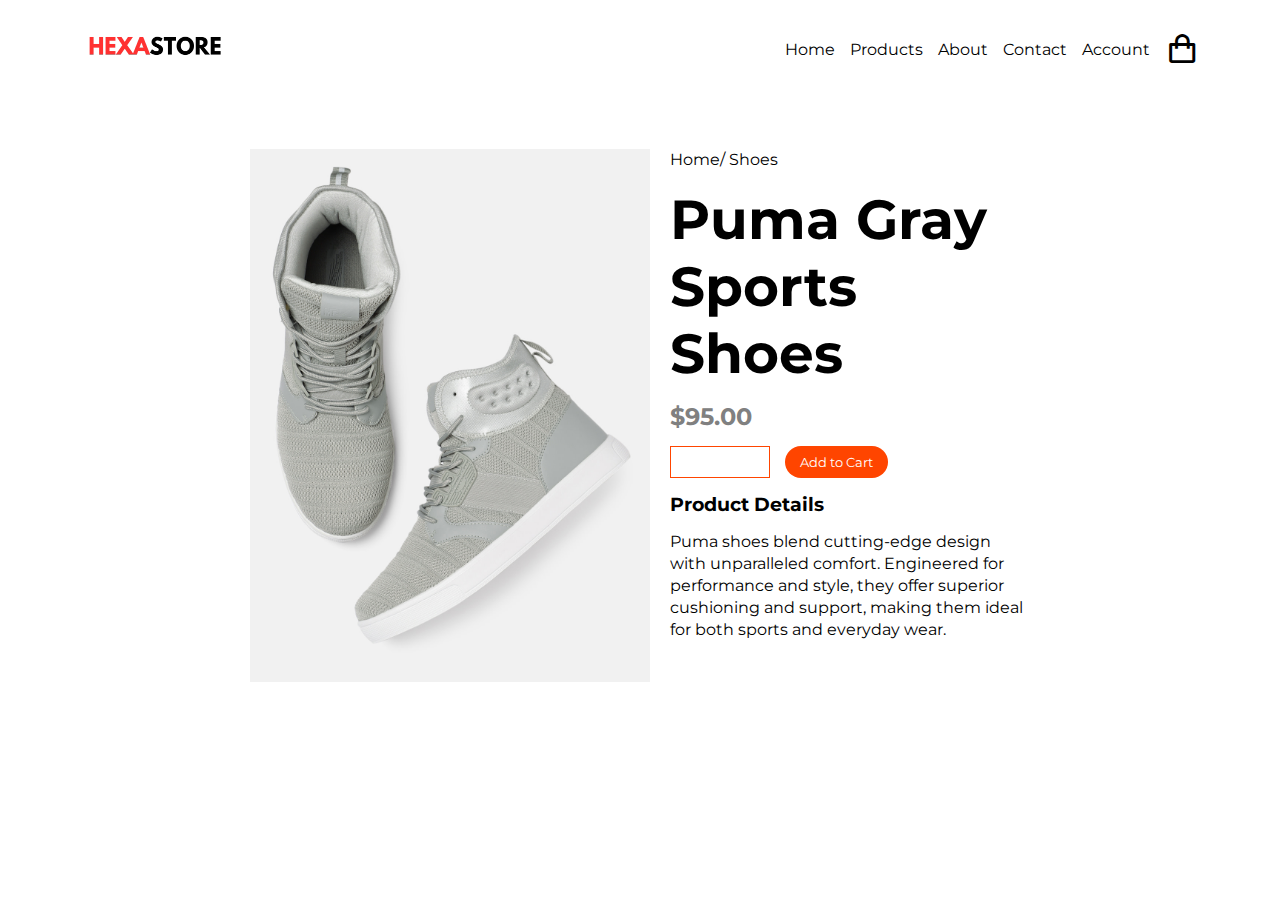
<file: item5.html>
<!DOCTYPE html>
<html lang="en">
<head>
    <meta charset="UTF-8">
    <meta name="viewport" content="width=device-width, initial-scale=1.0">
    <link rel="stylesheet" href="style.css">
    <link href='https://unpkg.com/boxicons@2.1.4/css/boxicons.min.css' rel='stylesheet'>
    <title>All Products - HexaStore</title>
</head>
<body>
    <div class="navbar">
        <div class="nav-left">
            <a href="#"><img src="logo.png" class="logo"></a>
        </div>
        <div class="nav-right">
            <ul>
                <li><a href="index.html">Home</a></li>
                <li><a href="products.html">Products</a></li>
                <li><a href="#">About</a></li>
                <li><a href="#">Contact</a></li>
                <li><a href="#">Account</a></li>
                <li><a href="cart.html"><i class='bx bx-shopping-bag'></i></a></li>
            </ul>
        </div>
    </div>
    <div class="product-container">
        <div class="img-section">
            <img src="product-5.jpg" width="400px">
        </div>
        <div class="product-contents">
            <p class="path">Home/ Shoes</p>
            <h1 class="product-title">Puma Gray Sports Shoes</h1>
            <h2 class="price">$95.00</h2>
            <form action="">
                <input type="number" id="quantity" min="1" max="10" class="quantity">
                <input type="submit" value="Add to Cart" class="btn-cart">
            </form>
            <h3>Product Details</h3>
            <p>Puma shoes blend cutting-edge design with unparalleled comfort. Engineered for performance and style, they offer superior cushioning and support, making them ideal for both sports and everyday wear.</p>
        </div>
    </div>
</body>
</html>
</file>
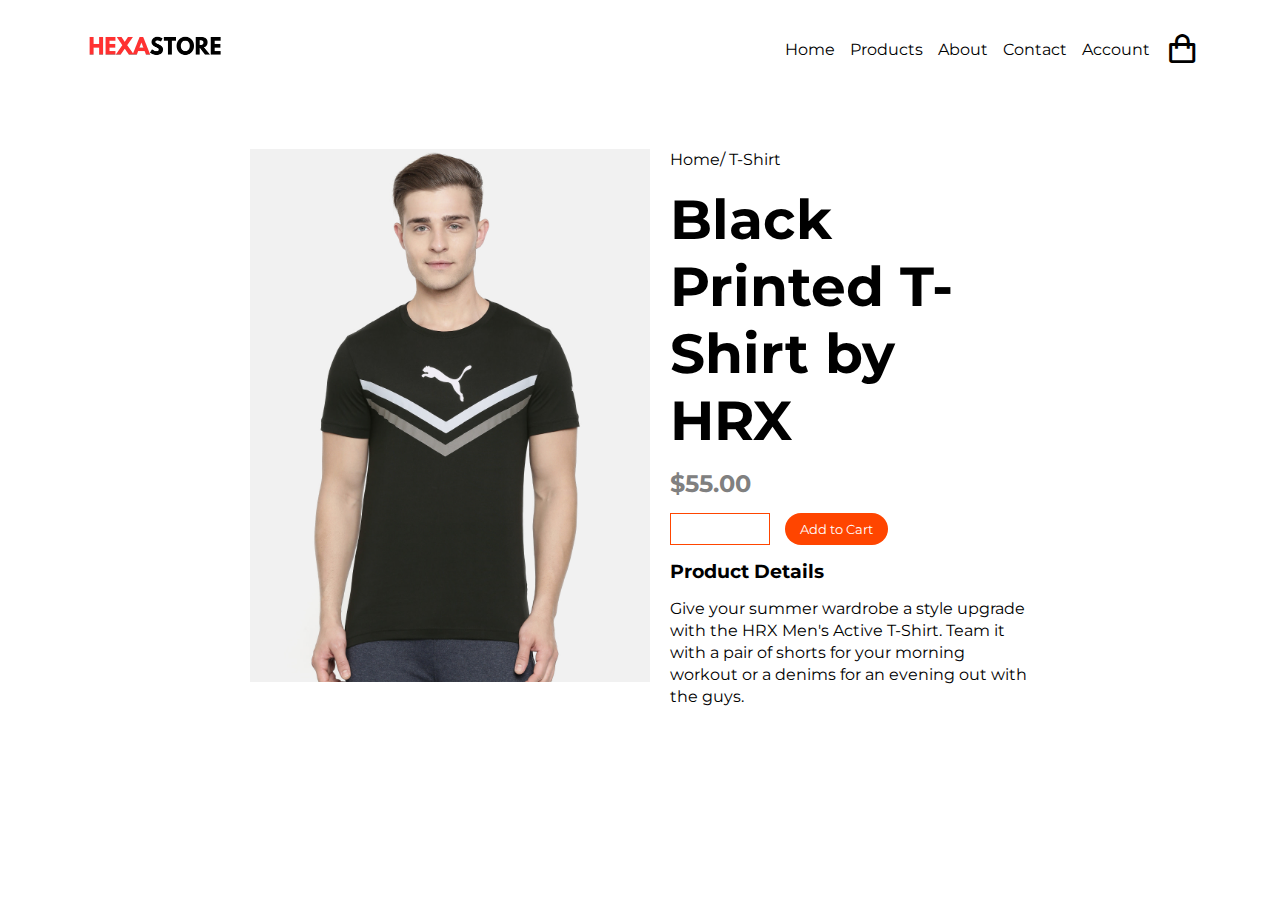
<file: item6.html>
<!DOCTYPE html>
<html lang="en">
<head>
    <meta charset="UTF-8">
    <meta name="viewport" content="width=device-width, initial-scale=1.0">
    <link rel="stylesheet" href="style.css">
    <link href='https://unpkg.com/boxicons@2.1.4/css/boxicons.min.css' rel='stylesheet'>
    <title>All Products - HexaStore</title>
</head>
<body>
    <div class="navbar">
        <div class="nav-left">
            <a href="#"><img src="logo.png" class="logo"></a>
        </div>
        <div class="nav-right">
            <ul>
                <li><a href="index.html">Home</a></li>
                <li><a href="products.html">Products</a></li>
                <li><a href="#">About</a></li>
                <li><a href="#">Contact</a></li>
                <li><a href="#">Account</a></li>
                <li><a href="cart.html"><i class='bx bx-shopping-bag'></i></a></li>
            </ul>
        </div>
    </div>
    <div class="product-container">
        <div class="img-section">
            <img src="product-6.jpg" width="400px">
        </div>
        <div class="product-contents">
            <p class="path">Home/ T-Shirt</p>
            <h1 class="product-title">Black Printed T-Shirt by HRX</h1>
            <h2 class="price">$55.00</h2>
            <form action="">
                <input type="number" id="quantity" min="1" max="10" class="quantity">
                <input type="submit" value="Add to Cart" class="btn-cart">
            </form>
            <h3>Product Details</h3>
            <p>Give your summer wardrobe a style upgrade with the HRX Men's Active T-Shirt. Team it with a pair of shorts for your morning workout or a denims for an evening out with the guys.</p>
        </div>
    </div>
</body>
</html>
</file>
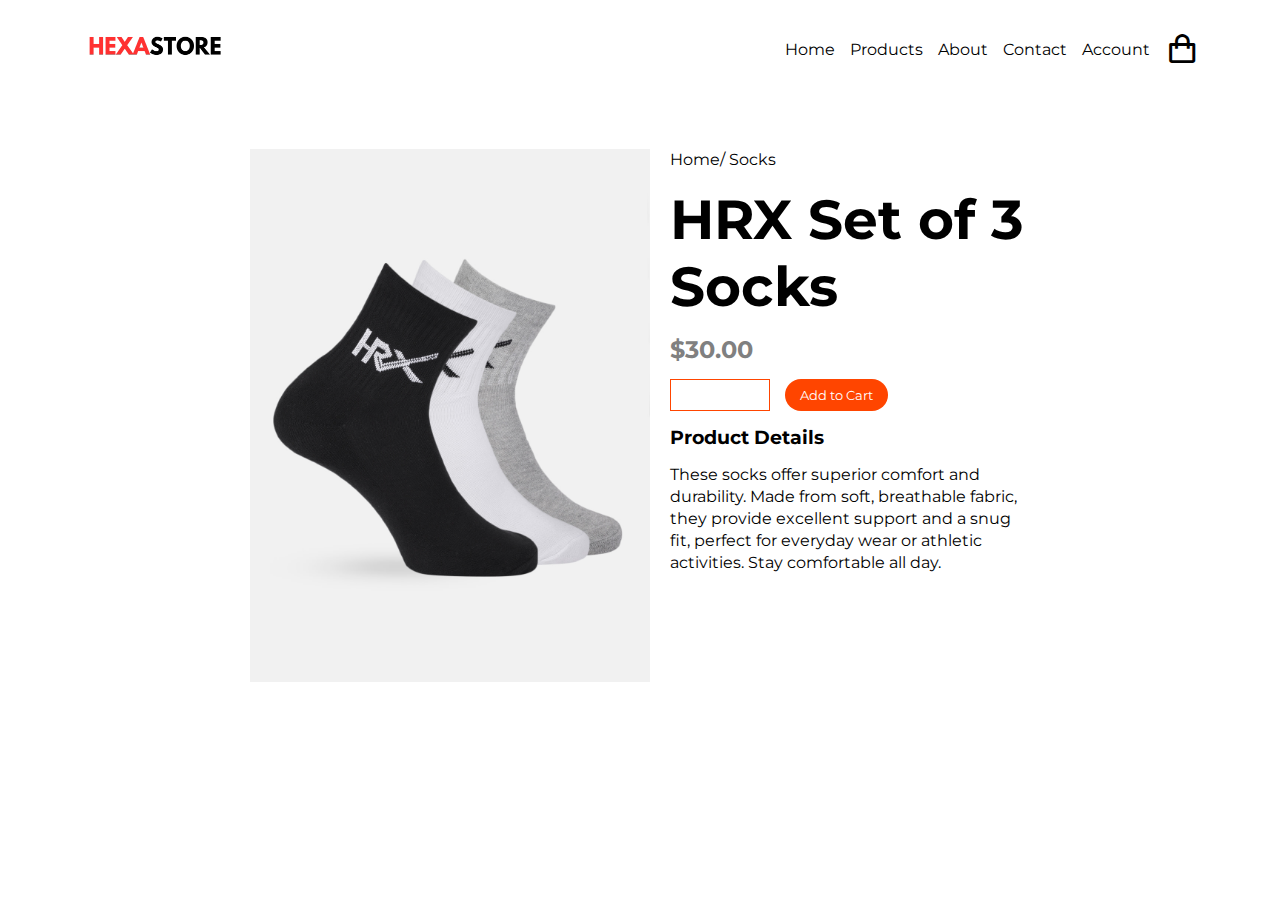
<file: item7.html>
<!DOCTYPE html>
<html lang="en">
<head>
    <meta charset="UTF-8">
    <meta name="viewport" content="width=device-width, initial-scale=1.0">
    <link rel="stylesheet" href="style.css">
    <link href='https://unpkg.com/boxicons@2.1.4/css/boxicons.min.css' rel='stylesheet'>
    <title>All Products - HexaStore</title>
</head>
<body>
    <div class="navbar">
        <div class="nav-left">
            <a href="#"><img src="logo.png" class="logo"></a>
        </div>
        <div class="nav-right">
            <ul>
                <li><a href="index.html">Home</a></li>
                <li><a href="products.html">Products</a></li>
                <li><a href="#">About</a></li>
                <li><a href="#">Contact</a></li>
                <li><a href="#">Account</a></li>
                <li><a href="cart.html"><i class='bx bx-shopping-bag'></i></a></li>
            </ul>
        </div>
    </div>
    <div class="product-container">
        <div class="img-section">
            <img src="product-7.jpg" width="400px">
        </div>
        <div class="product-contents">
            <p class="path">Home/ Socks</p>
            <h1 class="product-title">HRX Set of 3 Socks</h1>
            <h2 class="price">$30.00    </h2>
            <form action="">
                <input type="number" id="quantity" min="1" max="10" class="quantity">
                <input type="submit" value="Add to Cart" class="btn-cart">
            </form>
            <h3>Product Details</h3>
            <p>These socks offer superior comfort and durability. Made from soft, breathable fabric, they provide excellent support and a snug fit, perfect for everyday wear or athletic activities. Stay comfortable all day.</p>
        </div>
    </div>
</body>
</html>
</file>
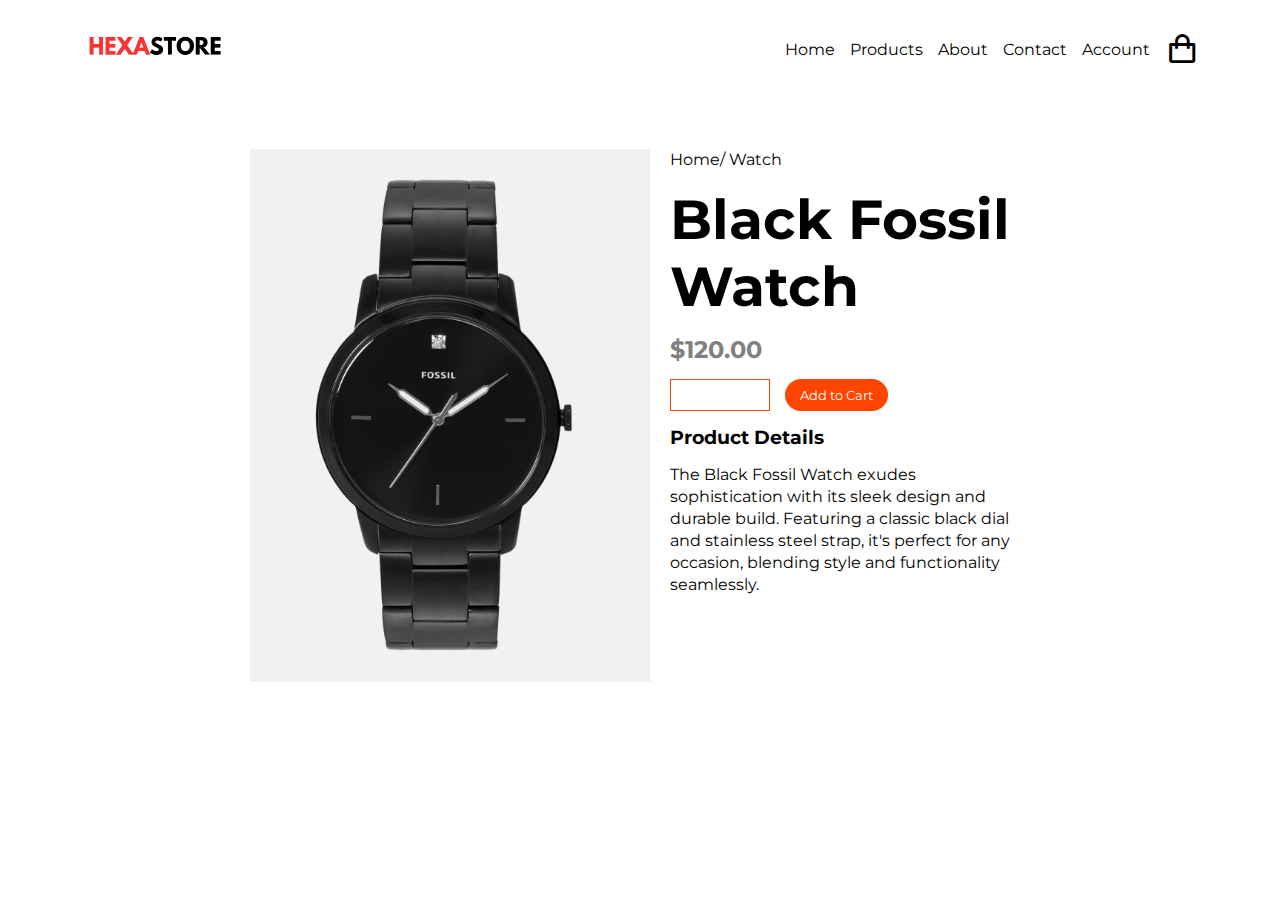
<file: item8.html>
<!DOCTYPE html>
<html lang="en">
<head>
    <meta charset="UTF-8">
    <meta name="viewport" content="width=device-width, initial-scale=1.0">
    <link rel="stylesheet" href="style.css">
    <link href='https://unpkg.com/boxicons@2.1.4/css/boxicons.min.css' rel='stylesheet'>
    <title>All Products - HexaStore</title>
</head>
<body>
    <div class="navbar">
        <div class="nav-left">
            <a href="#"><img src="logo.png" class="logo"></a>
        </div>
        <div class="nav-right">
            <ul>
                <li><a href="index.html">Home</a></li>
                <li><a href="products.html">Products</a></li>
                <li><a href="#">About</a></li>
                <li><a href="#">Contact</a></li>
                <li><a href="#">Account</a></li>
                <li><a href="cart.html"><i class='bx bx-shopping-bag'></i></a></li>
            </ul>
        </div>
    </div>
    <div class="product-container">
        <div class="img-section">
            <img src="product-8.jpg" width="400px">
        </div>
        <div class="product-contents">
            <p class="path">Home/ Watch</p>
            <h1 class="product-title">Black Fossil Watch</h1>
            <h2 class="price">$120.00</h2>
            <form action="">
                <input type="number" id="quantity" min="1" max="10" class="quantity">
                <input type="submit" value="Add to Cart" class="btn-cart">
            </form>
            <h3>Product Details</h3>
            <p>The Black Fossil Watch exudes sophistication with its sleek design and durable build. Featuring a classic black dial and stainless steel strap, it's perfect for any occasion, blending style and functionality seamlessly.</p>
        </div>
    </div>
</body>
</html>
</file>
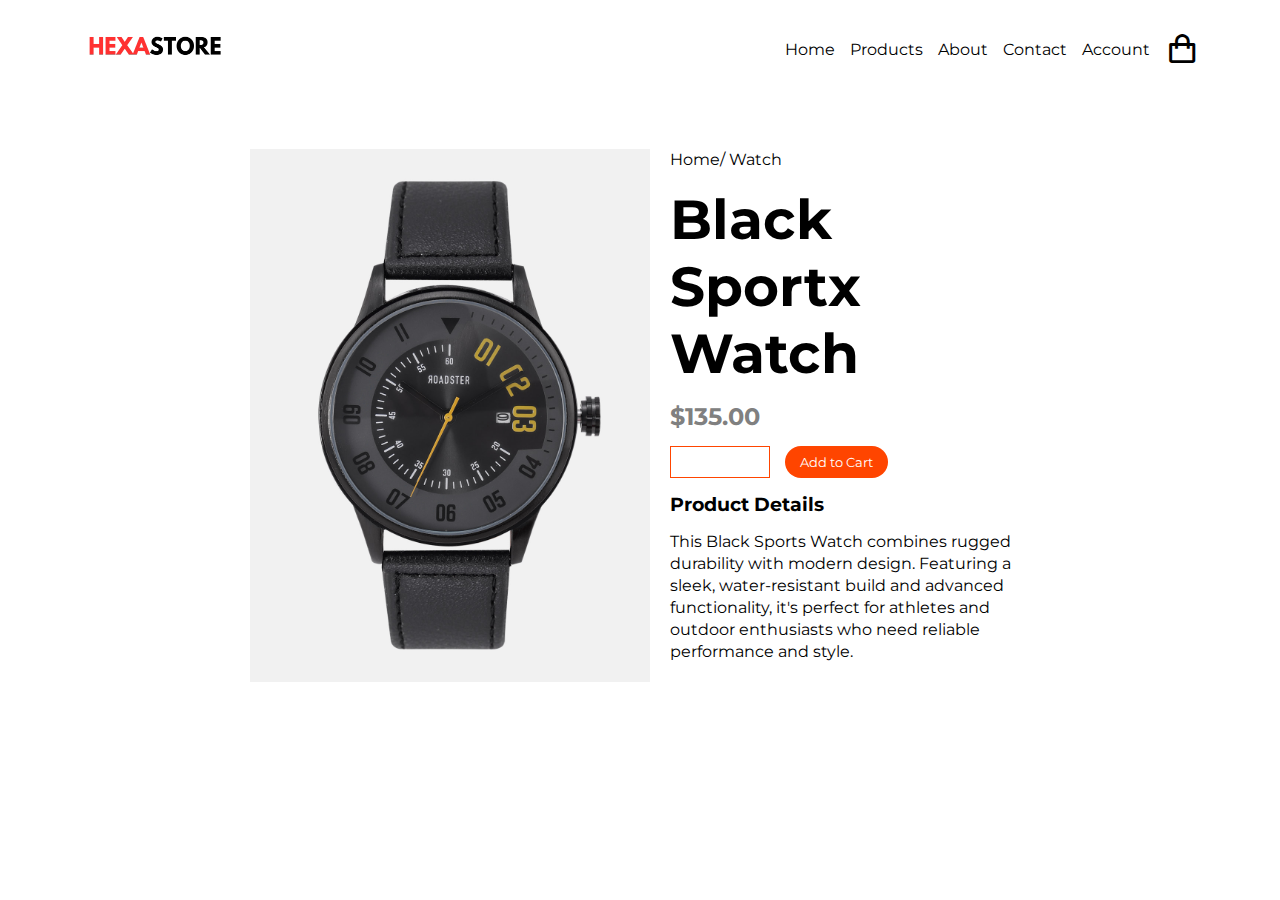
<file: item9.html>
<!DOCTYPE html>
<html lang="en">
<head>
    <meta charset="UTF-8">
    <meta name="viewport" content="width=device-width, initial-scale=1.0">
    <link rel="stylesheet" href="style.css">
    <link href='https://unpkg.com/boxicons@2.1.4/css/boxicons.min.css' rel='stylesheet'>
    <title>All Products - HexaStore</title>
</head>
<body>
    <div class="navbar">
        <div class="nav-left">
            <a href="#"><img src="logo.png" class="logo"></a>
        </div>
        <div class="nav-right">
            <ul>
                <li><a href="index.html">Home</a></li>
                <li><a href="products.html">Products</a></li>
                <li><a href="#">About</a></li>
                <li><a href="#">Contact</a></li>
                <li><a href="#">Account</a></li>
                <li><a href="cart.html"><i class='bx bx-shopping-bag'></i></a></li>
            </ul>
        </div>
    </div>
    <div class="product-container">
        <div class="img-section">
            <img src="product-9.jpg" width="400px">
        </div>
        <div class="product-contents">
            <p class="path">Home/ Watch</p>
            <h1 class="product-title">Black Sportx Watch</h1>
            <h2 class="price">$135.00</h2>
            <form action="">
                <input type="number" id="quantity" min="1" max="10" class="quantity">
                <input type="submit" value="Add to Cart" class="btn-cart">
            </form>
            <h3>Product Details</h3>
            <p>This Black Sports Watch combines rugged durability with modern design. Featuring a sleek, water-resistant build and advanced functionality, it's perfect for athletes and outdoor enthusiasts who need reliable performance and style.</p>
        </div>
    </div>
</body>
</html>
</file>
<file: style.css>
@import url('https://fonts.googleapis.com/css2?family=Montserrat:ital,wght@0,100..900;1,100..900&display=swap');

* {
    margin: 0;
    padding: 0;
    box-sizing: border-box;
    font-family: "Montserrat", sans-serif;
}

header, .offers {
    background: radial-gradient(#fff, #ffd8dc);
}

.coupon {
    background-color: black;
    color: white;
    font-weight: bold;
    padding: 10px;
    text-align: center;
}


.navbar {
    display: flex;
    justify-content: space-between;
    align-items: center;
    padding: 25px 80px;
    margin-bottom: 50px;
}

.nav-left a img {
    width: 150px;
}


ul {
    display: flex;
    align-items: center;
    list-style-type: none;
    gap: 15px;
}

ul li i {
    font-size: 35px;
}

a {
    color: black;
    text-decoration: none;
}



.hero {
    display: flex;
    justify-content: space-between;
    align-items: center;
    padding: 0 80px;
    margin-bottom: 50px;
}

.hero-left {
    width: 500px;
}

.hero-left > h1 {
    font-size: 40px;
}

.hero-right > img {
    width: 500px;
}

.hero-left > button, .btn-offer, .btn-cart {
    border: none;
    background-color: orangered;
    color: white;
    padding: 8px 15px;
    display: flex;
    gap: 5px;
    border-radius: 17px;
    cursor: pointer;
}

.hero-left > h1, .hero-left > p {
    margin: 20px 0px; 
}

.btn-hero > i {
    font-size: 18px;
}

.btn-hero:hover, .btn-offer:hover, .btn-cart:hover {
    background-color: rgb(174, 69, 32);
}

.btn-hero, .btn-offer {
    transition: background-color 0.15s;
}

.products-container {
    display: flex;
    gap: 8px;
    justify-content: center;
}

.featured, .latest-products {
    padding: 0px 80px;
    margin-bottom: 80px;
}

.featured > h2, .latest-products > h2 {
    text-align: center;
    margin-bottom: 60px;
    text-decoration: underline solid orangered 5px;
    text-underline-offset: 10px;
    
}

.item {
    width: 20%;
    margin-bottom: 50px;
    cursor: pointer;
    transition: transform 0.15s;
}

.item:hover {
    transform: translateY(-8px);
}

.item > a > img, .item > p, .ratings {
    margin-bottom: 3px;
}

.item > a > img {
    width: 250px;
}

.ratings > i {
    color: orangered;
}


.all-latest {
    flex-wrap: wrap;
} 

.offers {
    display: flex;
    justify-content: center;
    align-items: center;
    padding: 30px 250px;
    margin-bottom: 50px;
}

.offer-image-section > img {
    width: 400px;
}


.offer-content-section > p {
    margin-bottom: 15px;
    line-height: 25px;
}

.offer-content-section > h2 {
    font-size: 40px;
    margin-bottom: 20px;
}

.reviews {
    display: flex;
    justify-content: center;
    gap: 12px;
    padding: 0 80px;
    margin-bottom: 50px;
}

.card {
    width: 28%;
    display: flex;
    flex-direction: column;
    align-items: center;
    border: none;
    box-shadow: 0px 0px 10px rgba(0, 0, 0, 0.1);
    padding: 20px;
}

.card > div  {
    margin-bottom: 15px;
}

.card > img {
    width: 50px;
    height: 50px;
    border-radius: 25px;
}

.quotes {
    font-size: 30px;
    color: orangered;
}

.review > p {
    font-size: 14px;
    text-align: center;
}


.user {
    display: flex;
    flex-direction: column;
    align-items: center;
}

.user > img {
    width: 50px;
    height: 50px;
    object-fit: cover;
    object-position: center;
    margin-bottom: 10px;
}

.brands {
    display: flex;
    padding: 0px 80px;
    justify-content: center;
    gap: 10px;
    margin-bottom: 50px;
}

.brands a img  {
    filter: grayscale(100%);
}

.brands a img:hover {
    filter: grayscale(0%);
} 

.footer {
    display: flex;
    background-color: white;
    padding: 50px 80px;
    background-color: black;
    gap: 25px;
}

.app-logos {
    display: flex;
    gap: 5px;
}

.app-section > h3, .links > h3, .social > h3 {
    color: white;
    margin-bottom: 10px;
}

.app-section > p, .footer-hero > p, .links > a, .social > a {
    color: gray;
    margin-bottom: 10px;
}

.app-logos a img {
    width: 180px;
}

.footer-hero {
    display: flex;
    flex-direction: column;
    align-items: center;
}

.footer-hero > p {
    text-align: center;
    line-height: 20px;
}

.footer-hero a img {
    width: 200px;
    margin-bottom: 10px;
}



.footer-hero, .links, .social {
    display: flex;
    flex-direction: column;
    align-items: center;
}

.app-section, .links, .social {
    width: 33%;
}

.footer-hero {
    width: 50%;
}

.navigation {
    display: flex;
    padding: 0 80px;
}

.navigation > a {
    border: 1px orangered solid;
    padding: 20px 20px;
    width: 30px;
    height: 30px;
    display: flex;
    justify-content: center;
    align-items: center;
}

.navigation > a:hover{
    background-color: orangered;
    color: white;
}

.nav-box > a {
    font-size: 18px;
}

.product-container {
    display: flex;
    justify-content: center;
    padding: 0px 40px;
    gap: 20px;
}

.product-title {
    font-weight: bold;
    font-size: 55px;
}

.price {
    font-weight: bold;
    color: gray;
}

.product-contents {
    display: flex;
    flex-direction: column;
    gap: 15px;
    width: 30%;
}


.product-contents > form {
    display: flex;
    gap: 15px;
}

.product-contents > p {
    line-height: 22px;
}

.quantity {
    width: 100px;
    text-align: center;
    font-size: 20px;
    border: 1px solid orangered;
}

.icons {
    display: flex;
    align-items: center;
    gap: 10px;
}

.nav-right {
    display: flex;
    gap: 10px;
}

.icons a img {
    width: 28px;
}

.menu-icon {
    display: none;
}


@media screen and (max-width: 800px) {
    .nav-right ul {
        display: flex;
        flex-direction: column;
        position: absolute;
        top: 120px;
        background-color: #333;
        left: 0px;
        width: 100%;
    }

    .nav-right ul li {
        display: block;
        margin: 10px 0;
    }

    .nav-right ul li a {
        color: #fff;
    }

    .menu-icon {
        display: block;
    }
}
</file>
